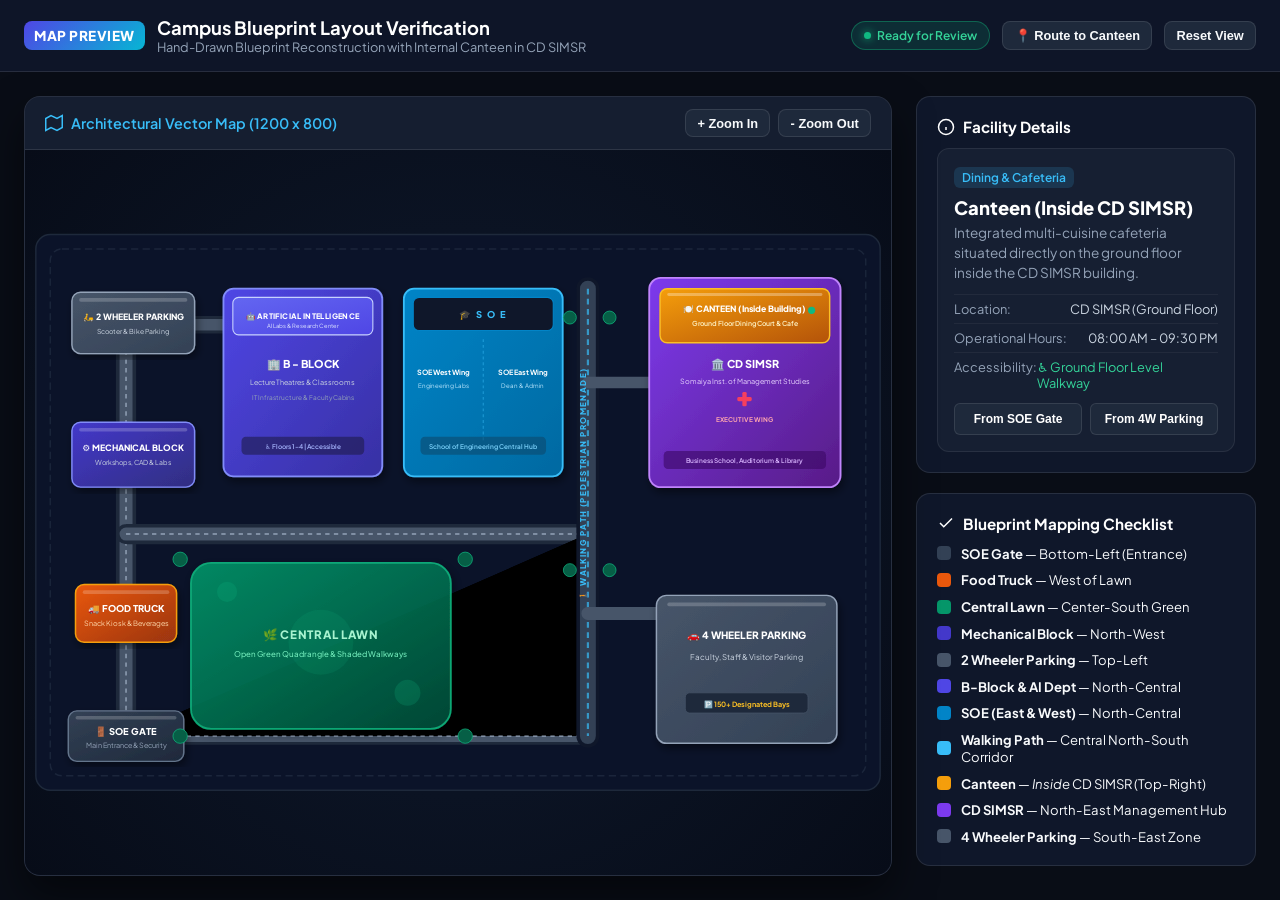
<file: map_preview.html>
<!DOCTYPE html>
<html lang="en">
<head>
  <meta charset="UTF-8">
  <meta name="viewport" content="width=device-width, initial-scale=1.0">
  <title>Campus Blueprint Map Preview — CampusNav AI</title>
  <link rel="preconnect" href="https://fonts.googleapis.com">
  <link rel="preconnect" href="https://fonts.gstatic.com" crossorigin>
  <link href="https://fonts.googleapis.com/css2?family=Plus+Jakarta+Sans:wght@400;500;600;700;800&family=JetBrains+Mono:wght@400;500&display=swap" rel="stylesheet">
  <style>
    :root {
      --bg-dark: #090d16;
      --bg-surface: #0f172a;
      --bg-card: rgba(15, 23, 42, 0.85);
      --border-subtle: rgba(255, 255, 255, 0.1);
      --border-bright: #38bdf8;
      --text-main: #f8fafc;
      --text-muted: #94a3b8;
      --accent-cyan: #38bdf8;
      --accent-purple: #a855f7;
      --accent-amber: #f59e0b;
      --accent-emerald: #10b981;
      --accent-rose: #f43f5e;
    }

    * { box-sizing: border-box; margin: 0; padding: 0; }

    body {
      font-family: 'Plus Jakarta Sans', system-ui, sans-serif;
      background-color: var(--bg-dark);
      color: var(--text-main);
      min-height: 100vh;
      display: flex;
      flex-direction: column;
      overflow-x: hidden;
    }

    header {
      background: rgba(15, 23, 42, 0.95);
      backdrop-filter: blur(12px);
      border-bottom: 1px solid var(--border-subtle);
      padding: 1rem 1.5rem;
      display: flex;
      justify-content: space-between;
      align-items: center;
      position: sticky;
      top: 0;
      z-index: 50;
    }

    .brand {
      display: flex;
      align-items: center;
      gap: 0.75rem;
    }

    .brand-badge {
      background: linear-gradient(135deg, #4f46e5, #06b6d4);
      color: white;
      font-weight: 800;
      padding: 0.35rem 0.65rem;
      border-radius: 8px;
      font-size: 0.85rem;
      letter-spacing: 0.5px;
    }

    .brand-title {
      font-size: 1.15rem;
      font-weight: 700;
      color: white;
    }

    .brand-sub {
      font-size: 0.8rem;
      color: var(--text-muted);
    }

    .actions-bar {
      display: flex;
      align-items: center;
      gap: 0.75rem;
    }

    .badge-status {
      display: inline-flex;
      align-items: center;
      gap: 0.4rem;
      padding: 0.35rem 0.75rem;
      border-radius: 9999px;
      font-size: 0.75rem;
      font-weight: 600;
      background: rgba(16, 185, 129, 0.15);
      border: 1px solid rgba(16, 185, 129, 0.4);
      color: #34d399;
    }

    .badge-dot {
      width: 7px;
      height: 7px;
      border-radius: 50%;
      background: #10b981;
      box-shadow: 0 0 8px #10b981;
    }

    .main-container {
      display: grid;
      grid-template-columns: 1fr 340px;
      flex: 1;
      gap: 1.5rem;
      padding: 1.5rem;
      max-width: 1600px;
      margin: 0 auto;
      width: 100%;
    }

    .map-card {
      background: var(--bg-surface);
      border: 1px solid var(--border-subtle);
      border-radius: 16px;
      overflow: hidden;
      display: flex;
      flex-direction: column;
      box-shadow: 0 20px 40px rgba(0,0,0,0.5);
      position: relative;
    }

    .map-header {
      padding: 0.75rem 1.25rem;
      border-bottom: 1px solid var(--border-subtle);
      display: flex;
      justify-content: space-between;
      align-items: center;
      background: rgba(30, 41, 59, 0.4);
    }

    .map-header-title {
      font-size: 0.9rem;
      font-weight: 600;
      display: flex;
      align-items: center;
      gap: 0.5rem;
      color: var(--accent-cyan);
    }

    .map-controls {
      display: flex;
      gap: 0.5rem;
    }

    .ctrl-btn {
      background: #1e293b;
      border: 1px solid var(--border-subtle);
      color: var(--text-main);
      padding: 0.35rem 0.7rem;
      border-radius: 8px;
      font-size: 0.8rem;
      font-weight: 600;
      cursor: pointer;
      transition: all 0.2s;
    }

    .ctrl-btn:hover {
      background: #334155;
      border-color: var(--accent-cyan);
      color: white;
    }

    .map-viewport {
      flex: 1;
      min-height: 650px;
      position: relative;
      background: radial-gradient(circle at 50% 50%, #0f1a2e 0%, #070c18 100%);
      display: flex;
      align-items: center;
      justify-content: center;
      overflow: hidden;
      cursor: grab;
    }

    .map-viewport:active {
      cursor: grabbing;
    }

    svg.campus-svg {
      width: 100%;
      height: 100%;
      max-height: 750px;
      user-select: none;
    }

    /* SVG Interactive Building Styles */
    .building-group {
      cursor: pointer;
      transition: transform 0.25s cubic-bezier(0.16, 1, 0.3, 1), filter 0.25s ease;
    }

    .building-group:hover rect.bldg-box {
      filter: brightness(1.25) drop-shadow(0 0 16px rgba(56, 189, 248, 0.5));
      stroke: #38bdf8;
      stroke-width: 2.5;
    }

    .building-group.active rect.bldg-box {
      stroke: #f59e0b;
      stroke-width: 3.5;
      filter: drop-shadow(0 0 20px rgba(245, 158, 11, 0.8));
    }

    .sidebar-panel {
      display: flex;
      flex-direction: column;
      gap: 1.25rem;
    }

    .card {
      background: var(--bg-surface);
      border: 1px solid var(--border-subtle);
      border-radius: 14px;
      padding: 1.25rem;
    }

    .card-title {
      font-size: 0.95rem;
      font-weight: 700;
      color: white;
      margin-bottom: 0.75rem;
      display: flex;
      align-items: center;
      gap: 0.5rem;
    }

    .bldg-details-box {
      background: rgba(30, 41, 59, 0.5);
      border: 1px solid rgba(255, 255, 255, 0.08);
      border-radius: 12px;
      padding: 1rem;
      margin-top: 0.5rem;
    }

    .bldg-title {
      font-size: 1.15rem;
      font-weight: 800;
      color: white;
      margin-bottom: 0.25rem;
    }

    .bldg-tag {
      display: inline-block;
      font-size: 0.75rem;
      padding: 0.2rem 0.5rem;
      border-radius: 6px;
      background: rgba(56, 189, 248, 0.15);
      color: var(--accent-cyan);
      margin-bottom: 0.5rem;
      font-weight: 600;
    }

    .bldg-desc {
      font-size: 0.85rem;
      color: var(--text-muted);
      line-height: 1.45;
      margin-bottom: 0.75rem;
    }

    .bldg-meta {
      display: flex;
      flex-direction: column;
      gap: 0.4rem;
      font-size: 0.8rem;
      color: #cbd5e1;
    }

    .meta-row {
      display: flex;
      justify-content: space-between;
      border-top: 1px solid rgba(255, 255, 255, 0.05);
      padding-top: 0.35rem;
    }

    .meta-label {
      color: var(--text-muted);
    }

    .legend-list {
      display: flex;
      flex-direction: column;
      gap: 0.6rem;
      font-size: 0.82rem;
    }

    .legend-entry {
      display: flex;
      align-items: center;
      gap: 0.6rem;
    }

    .legend-color-box {
      width: 14px;
      height: 14px;
      border-radius: 4px;
      flex-shrink: 0;
    }

    .btn-action {
      background: linear-gradient(135deg, #0284c7, #6366f1);
      color: white;
      font-weight: 700;
      font-size: 0.85rem;
      border: none;
      border-radius: 8px;
      padding: 0.6rem 1rem;
      width: 100%;
      cursor: pointer;
      margin-top: 0.75rem;
      transition: all 0.2s;
    }

    .btn-action:hover {
      box-shadow: 0 0 16px rgba(99, 102, 241, 0.6);
      transform: translateY(-1px);
    }

    .route-sim-bar {
      display: flex;
      gap: 0.5rem;
      margin-top: 0.75rem;
    }

    .route-btn {
      flex: 1;
      background: #1e293b;
      border: 1px solid var(--border-subtle);
      color: white;
      font-size: 0.75rem;
      font-weight: 600;
      padding: 0.5rem;
      border-radius: 6px;
      cursor: pointer;
    }

    .route-btn:hover {
      background: #334155;
      border-color: var(--accent-cyan);
    }

    /* Flowing route dash animation */
    @keyframes flowRoute {
      from { stroke-dashoffset: 40; }
      to { stroke-dashoffset: 0; }
    }

    .nav-route-active {
      stroke: #38bdf8;
      stroke-width: 6;
      stroke-linecap: round;
      stroke-linejoin: round;
      stroke-dasharray: 10 6;
      animation: flowRoute 1.2s linear infinite;
      filter: drop-shadow(0 0 8px rgba(56, 189, 248, 0.9));
    }
  </style>
</head>
<body>

  <header>
    <div class="brand">
      <span class="brand-badge">MAP PREVIEW</span>
      <div>
        <div class="brand-title">Campus Blueprint Layout Verification</div>
        <div class="brand-sub">Hand-Drawn Blueprint Reconstruction with Internal Canteen in CD SIMSR</div>
      </div>
    </div>
    <div class="actions-bar">
      <span class="badge-status">
        <span class="badge-dot"></span>
        Ready for Review
      </span>
      <button class="ctrl-btn" onclick="testRoute('soe_gate', 'canteen')">📍 Route to Canteen</button>
      <button class="ctrl-btn" onclick="resetView()">Reset View</button>
    </div>
  </header>

  <main class="main-container">
    <!-- SVG Map Card -->
    <div class="map-card">
      <div class="map-header">
        <div class="map-header-title">
          <svg width="18" height="18" viewBox="0 0 24 24" fill="none" stroke="currentColor" stroke-width="2"><polygon points="1 6 1 22 8 18 16 22 23 18 23 2 16 6 8 2 1 6"></polygon></svg>
          Architectural Vector Map (1200 x 800)
        </div>
        <div class="map-controls">
          <button class="ctrl-btn" onclick="zoom(1.2)">+ Zoom In</button>
          <button class="ctrl-btn" onclick="zoom(0.8)">- Zoom Out</button>
        </div>
      </div>

      <div class="map-viewport" id="viewport">
        <svg id="campusSvg" class="campus-svg" viewBox="0 0 1200 800" preserveAspectRatio="xMidYMid meet">
          <defs>
            <!-- Gradients -->
            <linearGradient id="gradMech" x1="0%" y1="0%" x2="100%" y2="100%">
              <stop offset="0%" stop-color="#4338ca" />
              <stop offset="100%" stop-color="#312e81" />
            </linearGradient>

            <linearGradient id="gradBBlock" x1="0%" y1="0%" x2="100%" y2="100%">
              <stop offset="0%" stop-color="#4f46e5" />
              <stop offset="100%" stop-color="#3730a3" />
            </linearGradient>

            <linearGradient id="gradAI" x1="0%" y1="0%" x2="100%" y2="100%">
              <stop offset="0%" stop-color="#6366f1" />
              <stop offset="100%" stop-color="#4f46e5" />
            </linearGradient>

            <linearGradient id="gradSOE" x1="0%" y1="0%" x2="100%" y2="100%">
              <stop offset="0%" stop-color="#0284c7" />
              <stop offset="100%" stop-color="#0369a1" />
            </linearGradient>

            <linearGradient id="gradSIMSR" x1="0%" y1="0%" x2="100%" y2="100%">
              <stop offset="0%" stop-color="#7c3aed" />
              <stop offset="100%" stop-color="#581c87" />
            </linearGradient>

            <linearGradient id="gradCanteen" x1="0%" y1="0%" x2="100%" y2="100%">
              <stop offset="0%" stop-color="#f59e0b" />
              <stop offset="100%" stop-color="#b45309" />
            </linearGradient>

            <linearGradient id="gradGate" x1="0%" y1="0%" x2="100%" y2="100%">
              <stop offset="0%" stop-color="#334155" />
              <stop offset="100%" stop-color="#1e293b" />
            </linearGradient>

            <linearGradient id="gradFoodTruck" x1="0%" y1="0%" x2="100%" y2="100%">
              <stop offset="0%" stop-color="#ea580c" />
              <stop offset="100%" stop-color="#9a3412" />
            </linearGradient>

            <linearGradient id="gradParking" x1="0%" y1="0%" x2="100%" y2="100%">
              <stop offset="0%" stop-color="#475569" />
              <stop offset="100%" stop-color="#334155" />
            </linearGradient>

            <linearGradient id="gradLawn" x1="0%" y1="0%" x2="100%" y2="100%">
              <stop offset="0%" stop-color="#059669" />
              <stop offset="100%" stop-color="#064e3b" />
            </linearGradient>

            <!-- Filters -->
            <filter id="shadowBldg" x="-10%" y="-10%" width="120%" height="120%">
              <feDropShadow dx="3" dy="6" stdDeviation="6" flood-color="#000" flood-opacity="0.45" />
            </filter>
          </defs>

          <!-- PAN/ZOOM CONTAINER -->
          <g id="mapLayerGroup">
            <!-- Background base -->
            <rect x="15" y="15" width="1170" height="770" rx="20" fill="#0b1329" stroke="#1e293b" stroke-width="2" />
            <rect x="35" y="35" width="1130" height="730" rx="16" fill="none" stroke="#334155" stroke-width="2" stroke-dasharray="10 6" opacity="0.4" />

            <!-- ROAD / WALKWAY SYSTEM -->
            <!-- Main asphalt paths -->
            <g id="roadNetwork">
              <!-- West road: Gate -> Food Truck -> Mech -> 2W Parking -->
              <path d="M 140 710 L 140 140" stroke="#1e293b" stroke-width="28" stroke-linecap="round" />
              <path d="M 140 710 L 140 140" stroke="#475569" stroke-width="18" stroke-linecap="round" />
              <path d="M 140 710 L 140 140" stroke="#94a3b8" stroke-width="2" stroke-dasharray="6 6" />

              <!-- North road to B-Block & SOE -->
              <path d="M 140 140 L 275 140" stroke="#1e293b" stroke-width="24" stroke-linecap="round" />
              <path d="M 140 140 L 275 140" stroke="#475569" stroke-width="16" stroke-linecap="round" />

              <!-- Central boulevard between Lawn and Academic blocks -->
              <path d="M 140 430 L 780 430" stroke="#1e293b" stroke-width="28" stroke-linecap="round" />
              <path d="M 140 430 L 780 430" stroke="#475569" stroke-width="18" stroke-linecap="round" />
              <path d="M 140 430 L 780 430" stroke="#94a3b8" stroke-width="2" stroke-dasharray="6 6" />

              <!-- South Ring Road: SOE Gate -> south of lawn -> Walking path junction -->
              <path d="M 140 710 L 780 710 L 780 430" stroke="#1e293b" stroke-width="24" stroke-linecap="round" stroke-linejoin="round" />
              <path d="M 140 710 L 780 710 L 780 430" stroke="#475569" stroke-width="16" stroke-linecap="round" stroke-linejoin="round" />
              <path d="M 140 710 L 780 710 L 780 430" stroke="#94a3b8" stroke-width="2" stroke-dasharray="6 6" />

              <!-- WALKING PATH (Dedicated tree-lined pedestrian avenue between SOE & SIMSR) -->
              <path d="M 780 90 L 780 710" stroke="#0f172a" stroke-width="32" stroke-linecap="round" />
              <path d="M 780 90 L 780 710" stroke="#334155" stroke-width="22" stroke-linecap="round" />
              <path d="M 780 90 L 780 710" stroke="#38bdf8" stroke-width="3" stroke-dasharray="8 6" opacity="0.7" />

              <!-- Connection to CD SIMSR & 4W Parking -->
              <path d="M 780 220 L 865 220" stroke="#475569" stroke-width="16" stroke-linecap="round" />
              <path d="M 780 540 L 880 540" stroke="#475569" stroke-width="18" stroke-linecap="round" />
            </g>

            <!-- CENTRAL LAWN -->
            <g class="building-group" onclick="selectPlace('lawn')">
              <rect x="230" y="470" width="360" height="230" rx="28" fill="url(#gradLawn)" stroke="#10b981" stroke-width="2.5" opacity="0.9" filter="url(#shadowBldg)" />
              <!-- Lawn grass textures -->
              <circle cx="280" cy="510" r="14" fill="#10b981" opacity="0.2" />
              <circle cx="530" cy="650" r="18" fill="#10b981" opacity="0.2" />
              <circle cx="410" cy="580" r="45" fill="#10b981" opacity="0.12" />
              <text x="410" y="575" fill="#a7f3d0" font-size="16" font-weight="800" text-anchor="middle" letter-spacing="1">🌿 CENTRAL LAWN</text>
              <text x="410" y="600" fill="#6ee7b7" font-size="11" font-weight="500" text-anchor="middle">Open Green Quadrangle & Shaded Walkways</text>
            </g>

            <!-- WALKING PATH LABEL -->
            <g transform="translate(780, 360) rotate(-90)">
              <text x="0" y="-3" fill="#38bdf8" font-size="11" font-weight="800" text-anchor="middle" letter-spacing="2">🚶 WALKING PATH (PEDESTRIAN PROMENADE)</text>
            </g>

            <!-- BUILDINGS -->

            <!-- 1. SOE GATE (Bottom-Left) -->
            <g class="building-group" id="bldg_soe_gate" onclick="selectPlace('soe_gate')">
              <rect class="bldg-box" x="60" y="675" width="160" height="70" rx="12" fill="url(#gradGate)" stroke="#64748b" stroke-width="2" filter="url(#shadowBldg)" />
              <rect x="70" y="682" width="140" height="5" rx="2.5" fill="#ffffff" opacity="0.2" />
              <text x="140" y="708" fill="#ffffff" font-size="13" font-weight="800" text-anchor="middle">🚪 SOE GATE</text>
              <text x="140" y="726" fill="#94a3b8" font-size="10" text-anchor="middle">Main Entrance & Security</text>
            </g>

            <!-- 2. FOOD TRUCK (Above SOE Gate, West of Lawn) -->
            <g class="building-group" id="bldg_food_truck" onclick="selectPlace('food_truck')">
              <rect class="bldg-box" x="70" y="500" width="140" height="80" rx="12" fill="url(#gradFoodTruck)" stroke="#f59e0b" stroke-width="2" filter="url(#shadowBldg)" />
              <rect x="80" y="508" width="120" height="5" rx="2.5" fill="#ffffff" opacity="0.2" />
              <text x="140" y="538" fill="#ffffff" font-size="13" font-weight="800" text-anchor="middle">🚚 FOOD TRUCK</text>
              <text x="140" y="558" fill="#fed7aa" font-size="10" text-anchor="middle">Snack Kiosk & Beverages</text>
            </g>

            <!-- 3. MECHANICAL BLOCK (North-West) -->
            <g class="building-group" id="bldg_mech" onclick="selectPlace('mech')">
              <rect class="bldg-box" x="65" y="275" width="170" height="90" rx="12" fill="url(#gradMech)" stroke="#818cf8" stroke-width="2" filter="url(#shadowBldg)" />
              <rect x="75" y="283" width="150" height="5" rx="2.5" fill="#ffffff" opacity="0.2" />
              <text x="150" y="315" fill="#ffffff" font-size="12" font-weight="800" text-anchor="middle">⚙️ MECHANICAL BLOCK</text>
              <text x="150" y="335" fill="#cbd5e1" font-size="9.5" text-anchor="middle">Workshops, CAD & Labs</text>
            </g>

            <!-- 4. 2 WHEELER PARKING (Top-Left) -->
            <g class="building-group" id="bldg_parking_2w" onclick="selectPlace('parking_2w')">
              <rect class="bldg-box" x="65" y="95" width="170" height="85" rx="12" fill="url(#gradParking)" stroke="#94a3b8" stroke-width="2" filter="url(#shadowBldg)" />
              <rect x="75" y="103" width="150" height="5" rx="2.5" fill="#ffffff" opacity="0.2" />
              <text x="150" y="133" fill="#ffffff" font-size="12" font-weight="800" text-anchor="middle">🛵 2 WHEELER PARKING</text>
              <text x="150" y="153" fill="#cbd5e1" font-size="9.5" text-anchor="middle">Scooter & Bike Parking</text>
            </g>

            <!-- 5. B-BLOCK & ARTIFICIAL INTELLIGENCE (Top-Center) -->
            <g class="building-group" id="bldg_b_block" onclick="selectPlace('b_block')">
              <!-- Outer B-Block Structure -->
              <rect class="bldg-box" x="275" y="90" width="220" height="260" rx="14" fill="url(#gradBBlock)" stroke="#818cf8" stroke-width="2.5" filter="url(#shadowBldg)" />
              
              <!-- AI Department Banner / Wing -->
              <rect x="288" y="102" width="194" height="52" rx="8" fill="url(#gradAI)" stroke="#c7d2fe" stroke-width="1.5" />
              <text x="385" y="132" fill="#ffffff" font-size="10.5" font-weight="800" text-anchor="middle" letter-spacing="0.5">🤖 ARTIFICIAL INTELLIGENCE</text>
              <text x="385" y="145" fill="#e0e7ff" font-size="8" text-anchor="middle">AI Labs & Research Center</text>

              <!-- Main B-Block area -->
              <text x="385" y="200" fill="#ffffff" font-size="15" font-weight="800" text-anchor="middle">🏢 B - BLOCK</text>
              <text x="385" y="224" fill="#cbd5e1" font-size="10" text-anchor="middle">Lecture Theatres & Classrooms</text>
              <text x="385" y="244" fill="#94a3b8" font-size="9" text-anchor="middle">IT Infrastructure & Faculty Cabins</text>
              
              <rect x="300" y="295" width="170" height="25" rx="6" fill="#1e1b4b" opacity="0.6" />
              <text x="385" y="312" fill="#a5b4fc" font-size="9" font-weight="600" text-anchor="middle">♿ Floors 1–4 | Accessible</text>
            </g>

            <!-- 6. SOE (School of Engineering) (Center-North) -->
            <g class="building-group" id="bldg_soe_main" onclick="selectPlace('soe_main')">
              <rect class="bldg-box" x="525" y="90" width="220" height="260" rx="14" fill="url(#gradSOE)" stroke="#38bdf8" stroke-width="2.5" filter="url(#shadowBldg)" />
              
              <!-- SOE Header -->
              <rect x="538" y="102" width="194" height="46" rx="8" fill="#0f172a" stroke="#0284c7" stroke-width="1.5" />
              <text x="635" y="130" fill="#38bdf8" font-size="13" font-weight="800" text-anchor="middle" letter-spacing="2">🎓 S O E</text>

              <!-- Central vertical wing separator -->
              <line x1="635" y1="160" x2="635" y2="300" stroke="#38bdf8" stroke-width="1.5" stroke-dasharray="4 4" opacity="0.5" />
              
              <!-- West & East Wings -->
              <text x="580" y="210" fill="#ffffff" font-size="10" font-weight="700" text-anchor="middle">SOE West Wing</text>
              <text x="580" y="228" fill="#bae6fd" font-size="8.5" text-anchor="middle">Engineering Labs</text>

              <text x="690" y="210" fill="#ffffff" font-size="10" font-weight="700" text-anchor="middle">SOE East Wing</text>
              <text x="690" y="228" fill="#bae6fd" font-size="8.5" text-anchor="middle">Dean & Admin</text>

              <rect x="548" y="295" width="174" height="25" rx="6" fill="#0c4a6e" opacity="0.6" />
              <text x="635" y="312" fill="#7dd3fc" font-size="9" font-weight="600" text-anchor="middle">School of Engineering Central Hub</text>
            </g>

            <!-- 7. CD SIMSR & CANTEEN INSIDE BUILDING (Top-Right) -->
            <g class="building-group" id="bldg_simsr_complex" onclick="selectPlace('simsr')">
              <!-- Outer SIMSR Building Container -->
              <rect class="bldg-box" x="865" y="75" width="265" height="290" rx="16" fill="url(#gradSIMSR)" stroke="#c084fc" stroke-width="2.5" filter="url(#shadowBldg)" />

              <!-- CANTEEN (GROUND FLOOR WING INSIDE CD SIMSR) -->
              <g class="sub-building" onclick="event.stopPropagation(); selectPlace('canteen');">
                <rect x="880" y="90" width="235" height="75" rx="10" fill="url(#gradCanteen)" stroke="#fbbf24" stroke-width="2" />
                <rect x="890" y="96" width="215" height="4" rx="2" fill="#ffffff" opacity="0.3" />
                <text x="997" y="122" fill="#ffffff" font-size="12" font-weight="800" text-anchor="middle">🍽️ CANTEEN (Inside Building)</text>
                <text x="997" y="142" fill="#fef3c7" font-size="9.5" font-weight="600" text-anchor="middle">Ground Floor Dining Court & Cafe</text>
                <circle cx="1090" cy="120" r="5" fill="#10b981" />
              </g>

              <!-- CD SIMSR Academic / Management Section -->
              <text x="997" y="200" fill="#ffffff" font-size="15" font-weight="800" text-anchor="middle">🏛️ CD SIMSR</text>
              <text x="997" y="222" fill="#e9d5ff" font-size="10" text-anchor="middle">Somaiya Inst. of Management Studies</text>

              <!-- Plus icon / Executive entrance as drawn in sketch -->
              <rect x="987" y="240" width="20" height="6" rx="2" fill="#f43f5e" />
              <rect x="994" y="233" width="6" height="20" rx="2" fill="#f43f5e" />
              <text x="997" y="275" fill="#fda4af" font-size="9" font-weight="700" text-anchor="middle">EXECUTIVE WING</text>

              <rect x="885" y="315" width="225" height="25" rx="6" fill="#3b0764" opacity="0.6" />
              <text x="997" y="332" fill="#d8b4fe" font-size="9" font-weight="600" text-anchor="middle">Business School, Auditorium & Library</text>
            </g>

            <!-- 8. 4 WHEELER PARKING (Bottom-Right) -->
            <g class="building-group" id="bldg_parking_4w" onclick="selectPlace('parking_4w')">
              <rect class="bldg-box" x="875" y="515" width="250" height="205" rx="14" fill="url(#gradParking)" stroke="#94a3b8" stroke-width="2" filter="url(#shadowBldg)" />
              <rect x="890" y="525" width="220" height="5" rx="2.5" fill="#ffffff" opacity="0.2" />
              <text x="1000" y="575" fill="#ffffff" font-size="14" font-weight="800" text-anchor="middle">🚗 4 WHEELER PARKING</text>
              <text x="1000" y="605" fill="#cbd5e1" font-size="11" text-anchor="middle">Faculty, Staff & Visitor Parking</text>
              
              <rect x="915" y="650" width="170" height="28" rx="6" fill="#1e293b" stroke="#475569" stroke-width="1" />
              <text x="1000" y="669" fill="#fbbf24" font-size="10" font-weight="700" text-anchor="middle">🅿️ 150+ Designated Bays</text>
            </g>

            <!-- Decorative Trees -->
            <g id="treesLayer">
              <circle cx="215" cy="465" r="10" fill="#065f46" stroke="#10b981" stroke-width="1" />
              <circle cx="610" cy="465" r="10" fill="#065f46" stroke="#10b981" stroke-width="1" />
              <circle cx="215" cy="710" r="10" fill="#065f46" stroke="#10b981" stroke-width="1" />
              <circle cx="610" cy="710" r="10" fill="#065f46" stroke="#10b981" stroke-width="1" />
              <circle cx="755" cy="130" r="9" fill="#065f46" stroke="#10b981" stroke-width="1" />
              <circle cx="810" cy="130" r="9" fill="#065f46" stroke="#10b981" stroke-width="1" />
              <circle cx="755" cy="480" r="9" fill="#065f46" stroke="#10b981" stroke-width="1" />
              <circle cx="810" cy="480" r="9" fill="#065f46" stroke="#10b981" stroke-width="1" />
            </g>

            <!-- Active Route Line Overlay Layer -->
            <g id="routeOverlayLayer"></g>
          </g>
        </svg>
      </div>
    </div>

    <!-- Right Information Sidebar -->
    <aside class="sidebar-panel">
      <!-- Selected Place Card -->
      <div class="card" id="detailsCard">
        <div class="card-title">
          <svg width="18" height="18" viewBox="0 0 24 24" fill="none" stroke="currentColor" stroke-width="2"><circle cx="12" cy="12" r="10"></circle><line x1="12" y1="16" x2="12" y2="12"></line><line x1="12" y1="8" x2="12.01" y2="8"></line></svg>
          Facility Details
        </div>
        
        <div class="bldg-details-box" id="bldgDetailsBox">
          <div class="bldg-tag" id="placeTag">Food & Dining</div>
          <div class="bldg-title" id="placeTitle">Canteen (Inside CD SIMSR)</div>
          <div class="bldg-desc" id="placeDesc">Multi-cuisine campus dining facility located conveniently inside the ground floor of the CD SIMSR building.</div>
          
          <div class="bldg-meta">
            <div class="meta-row">
              <span class="meta-label">Location:</span>
              <span id="placeLoc">CD SIMSR Building (Ground Floor)</span>
            </div>
            <div class="meta-row">
              <span class="meta-label">Operational Hours:</span>
              <span id="placeHours">08:00 AM – 09:30 PM</span>
            </div>
            <div class="meta-row">
              <span class="meta-label">Accessibility:</span>
              <span id="placeAccess" style="color: #34d399;">♿ Level Ground Floor Access</span>
            </div>
          </div>

          <div class="route-sim-bar">
            <button class="route-btn" onclick="testRoute('soe_gate', currentSelectedId)">From SOE Gate</button>
            <button class="route-btn" onclick="testRoute('parking_4w', currentSelectedId)">From 4W Parking</button>
          </div>
        </div>
      </div>

      <!-- Blueprint Alignment Verification Card -->
      <div class="card">
        <div class="card-title">
          <svg width="18" height="18" viewBox="0 0 24 24" fill="none" stroke="currentColor" stroke-width="2"><polyline points="20 6 9 17 4 12"></polyline></svg>
          Blueprint Mapping Checklist
        </div>
        <div class="legend-list">
          <div class="legend-entry">
            <span class="legend-color-box" style="background: #334155;"></span>
            <span><strong>SOE Gate</strong> — Bottom-Left (Entrance)</span>
          </div>
          <div class="legend-entry">
            <span class="legend-color-box" style="background: #ea580c;"></span>
            <span><strong>Food Truck</strong> — West of Lawn</span>
          </div>
          <div class="legend-entry">
            <span class="legend-color-box" style="background: #059669;"></span>
            <span><strong>Central Lawn</strong> — Center-South Green</span>
          </div>
          <div class="legend-entry">
            <span class="legend-color-box" style="background: #4338ca;"></span>
            <span><strong>Mechanical Block</strong> — North-West</span>
          </div>
          <div class="legend-entry">
            <span class="legend-color-box" style="background: #475569;"></span>
            <span><strong>2 Wheeler Parking</strong> — Top-Left</span>
          </div>
          <div class="legend-entry">
            <span class="legend-color-box" style="background: #4f46e5;"></span>
            <span><strong>B-Block & AI Dept</strong> — North-Central</span>
          </div>
          <div class="legend-entry">
            <span class="legend-color-box" style="background: #0284c7;"></span>
            <span><strong>SOE (East & West)</strong> — North-Central</span>
          </div>
          <div class="legend-entry">
            <span class="legend-color-box" style="background: #38bdf8;"></span>
            <span><strong>Walking Path</strong> — Central North-South Corridor</span>
          </div>
          <div class="legend-entry">
            <span class="legend-color-box" style="background: #f59e0b;"></span>
            <span><strong>Canteen</strong> — <em>Inside</em> CD SIMSR (Top-Right)</span>
          </div>
          <div class="legend-entry">
            <span class="legend-color-box" style="background: #7c3aed;"></span>
            <span><strong>CD SIMSR</strong> — North-East Management Hub</span>
          </div>
          <div class="legend-entry">
            <span class="legend-color-box" style="background: #475569;"></span>
            <span><strong>4 Wheeler Parking</strong> — South-East Zone</span>
          </div>
        </div>
      </div>
    </aside>
  </main>

  <script>
    const placesData = {
      soe_gate: {
        title: "SOE Gate",
        tag: "Campus Entrance",
        desc: "Primary security entrance archway, visitor desk, and transit drop-off point.",
        loc: "South-West Boundary",
        hours: "Open 24/7",
        access: "♿ Step-Free Wide Entrance"
      },
      food_truck: {
        title: "Food Truck Zone",
        tag: "Food & Refreshment",
        desc: "Quick snack trucks, artisanal coffee, tea stalls, and fresh juices.",
        loc: "West Promenade (Next to Lawn)",
        hours: "09:00 AM – 08:30 PM",
        access: "♿ Paved Patio Area"
      },
      lawn: {
        title: "Central Lawn",
        tag: "Landscape & Recreation",
        desc: "Expansive green quadrangle with shaded benches and paved pedestrian walkways.",
        loc: "Center of Campus",
        hours: "Open 24/7",
        access: "♿ Paved Perimeter Walk"
      },
      mech: {
        title: "Mechanical Block",
        tag: "Engineering Academic",
        desc: "Mechanical Engineering labs, CNC machine workshops, thermodynamics, and CAD centers.",
        loc: "North-West Wing",
        hours: "08:00 AM – 06:00 PM",
        access: "♿ Ramped Entrance"
      },
      parking_2w: {
        title: "2 Wheeler Parking",
        tag: "Parking Facility",
        desc: "Secure paved parking dedicated to student and faculty two-wheelers and scooters.",
        loc: "North-West Corner",
        hours: "06:00 AM – 10:00 PM",
        access: "♿ Level Paved Surface"
      },
      b_block: {
        title: "B - Block & Artificial Intelligence",
        tag: "Academic & Research",
        desc: "Multi-level academic complex housing lecture halls, faculty suites, and the Artificial Intelligence department & labs.",
        loc: "North-Central Complex",
        hours: "08:00 AM – 08:00 PM",
        access: "♿ Elevators & Smooth Ramps"
      },
      soe_main: {
        title: "School of Engineering (SOE)",
        tag: "Academic Complex",
        desc: "Central engineering headquarters divided into East Wing (Administration & Deans) and West Wing (Classrooms).",
        loc: "North Central Boulevard",
        hours: "08:00 AM – 07:00 PM",
        access: "♿ Elevators & Automated Doors"
      },
      simsr: {
        title: "CD SIMSR",
        tag: "Management Institute",
        desc: "Somaiya Institute of Management Studies and Research, featuring executive halls, seminar rooms, and executive wing.",
        loc: "North-East Complex",
        hours: "08:00 AM – 09:00 PM",
        access: "♿ Modern Elevator & Ramps"
      },
      canteen: {
        title: "Canteen (Inside CD SIMSR)",
        tag: "Dining & Cafeteria",
        desc: "Integrated multi-cuisine cafeteria situated directly on the ground floor inside the CD SIMSR building.",
        loc: "CD SIMSR (Ground Floor)",
        hours: "08:00 AM – 09:30 PM",
        access: "♿ Ground Floor Level Walkway"
      },
      parking_4w: {
        title: "4 Wheeler Parking",
        tag: "Vehicle Parking",
        desc: "Designated surface parking zone for faculty cars, staff, and campus visitors.",
        loc: "South-East Zone",
        hours: "06:00 AM – 11:00 PM",
        access: "♿ Designated Accessible Bays"
      }
    };

    let currentSelectedId = 'canteen';
    let currentScale = 1;

    function selectPlace(id) {
      currentSelectedId = id;
      const data = placesData[id];
      if (!data) return;

      document.getElementById('placeTitle').textContent = data.title;
      document.getElementById('placeTag').textContent = data.tag;
      document.getElementById('placeDesc').textContent = data.desc;
      document.getElementById('placeLoc').textContent = data.loc;
      document.getElementById('placeHours').textContent = data.hours;
      document.getElementById('placeAccess').textContent = data.access;

      // Update active highlight class
      document.querySelectorAll('.building-group').forEach(el => el.classList.remove('active'));
      const activeEl = document.getElementById('bldg_' + id);
      if (activeEl) activeEl.classList.add('active');
    }

    function testRoute(fromId, toId) {
      const waypoints = {
        soe_gate: { x: 140, y: 710 },
        food_truck: { x: 140, y: 540 },
        mech: { x: 150, y: 320 },
        parking_2w: { x: 150, y: 140 },
        b_block: { x: 385, y: 220 },
        soe_main: { x: 635, y: 220 },
        simsr: { x: 997, y: 220 },
        canteen: { x: 997, y: 130 },
        parking_4w: { x: 1000, y: 615 },
        lawn: { x: 410, y: 580 }
      };

      const start = waypoints[fromId];
      const end = waypoints[toId];
      if (!start || !end) return;

      let pathD = '';
      if (fromId === 'soe_gate' && toId === 'canteen') {
        // Route from SOE Gate via West Road -> Central Boulevard -> Walking Path -> CD SIMSR Canteen
        pathD = `M 140 710 L 140 430 L 780 430 L 780 130 L 997 130`;
      } else if (fromId === 'parking_4w' && toId === 'canteen') {
        // Route from 4W Parking -> Walking Path -> Canteen
        pathD = `M 1000 615 L 780 615 L 780 130 L 997 130`;
      } else {
        pathD = `M ${start.x} ${start.y} L 780 ${start.y} L 780 ${end.y} L ${end.x} ${end.y}`;
      }

      const layer = document.getElementById('routeOverlayLayer');
      layer.innerHTML = `
        <path d="${pathD}" class="nav-route-active" fill="none" />
        <circle cx="${start.x}" cy="${start.y}" r="8" fill="#10b981" stroke="#ffffff" stroke-width="2" />
        <circle cx="${end.x}" cy="${end.y}" r="8" fill="#f43f5e" stroke="#ffffff" stroke-width="2" />
      `;
    }

    function zoom(factor) {
      currentScale *= factor;
      if (currentScale < 0.6) currentScale = 0.6;
      if (currentScale > 2.5) currentScale = 2.5;
      document.getElementById('mapLayerGroup').style.transform = `scale(${currentScale})`;
      document.getElementById('mapLayerGroup').style.transformOrigin = 'center center';
      document.getElementById('mapLayerGroup').style.transition = 'transform 0.3s ease';
    }

    function resetView() {
      currentScale = 1;
      document.getElementById('mapLayerGroup').style.transform = `scale(1)`;
      document.getElementById('routeOverlayLayer').innerHTML = '';
      selectPlace('canteen');
    }

    // Default selection
    window.addEventListener('DOMContentLoaded', () => {
      selectPlace('canteen');
    });
  </script>
</body>
</html>
</file>
